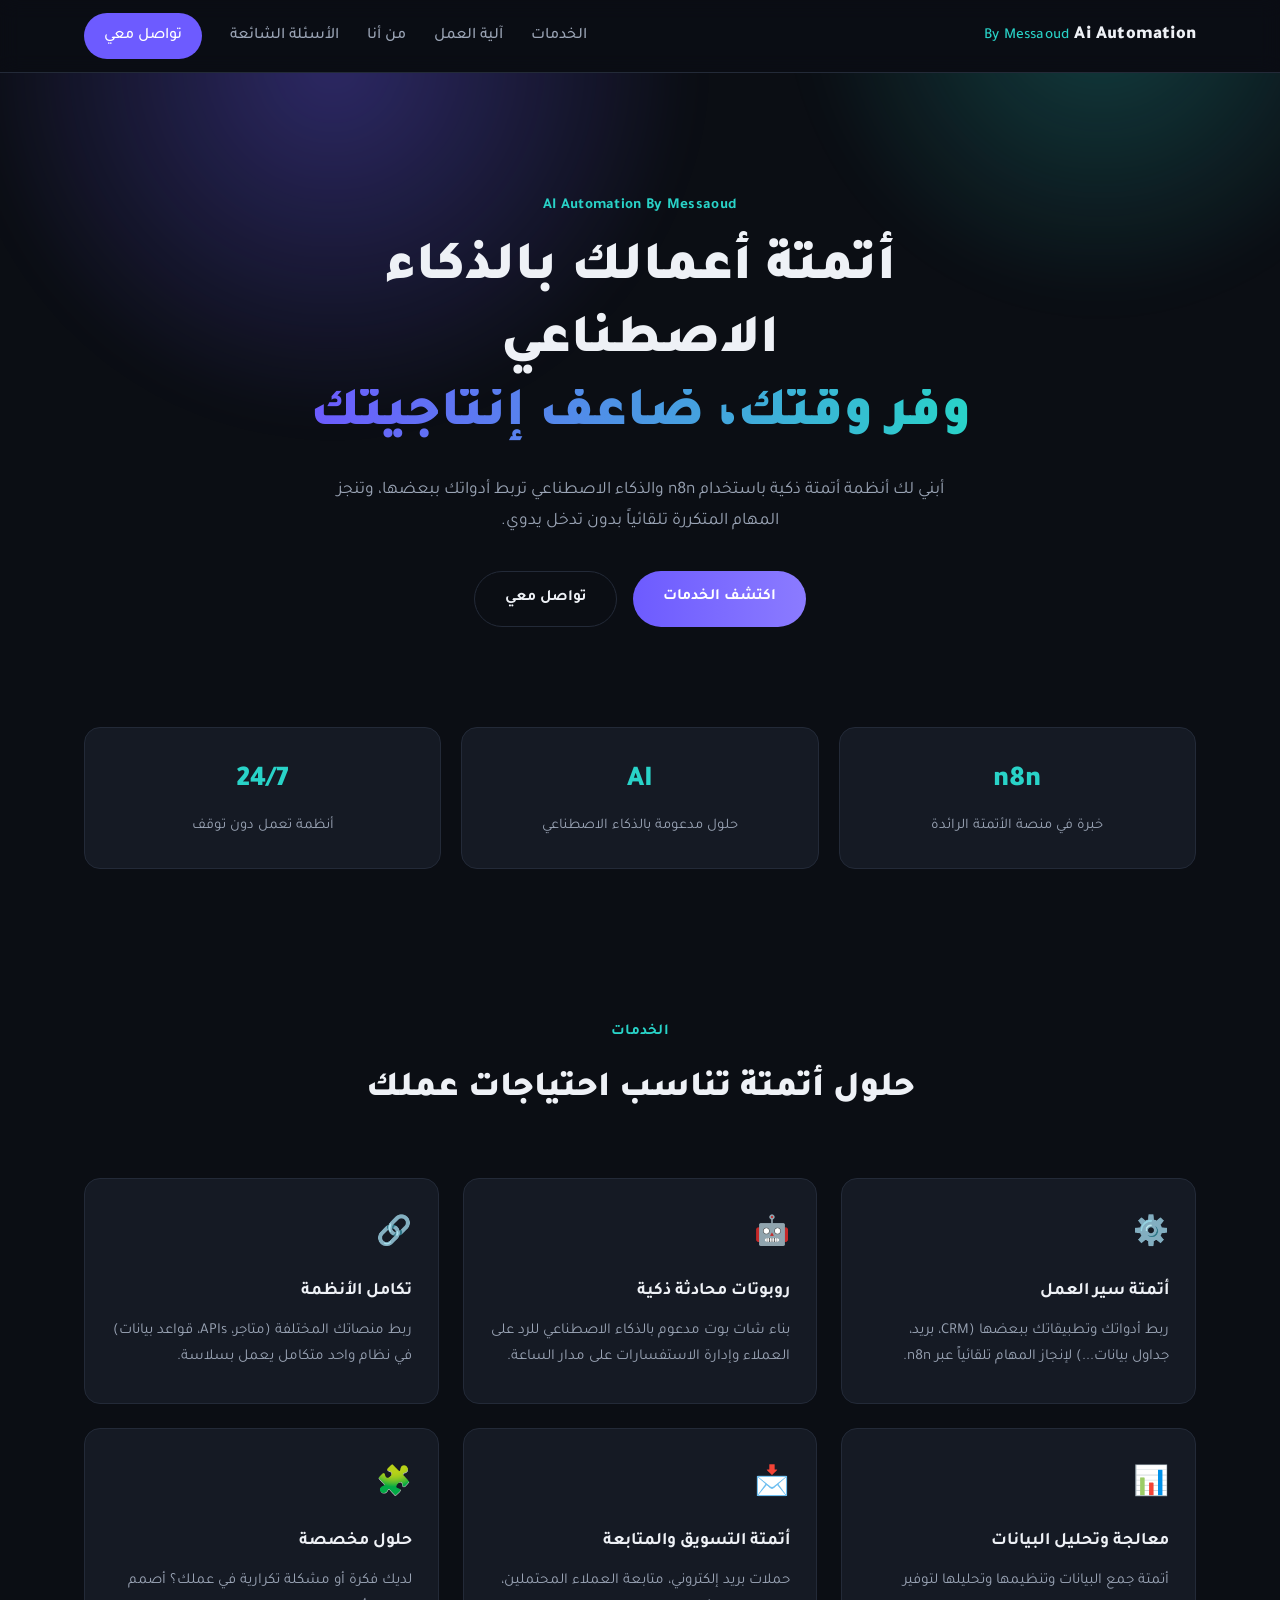
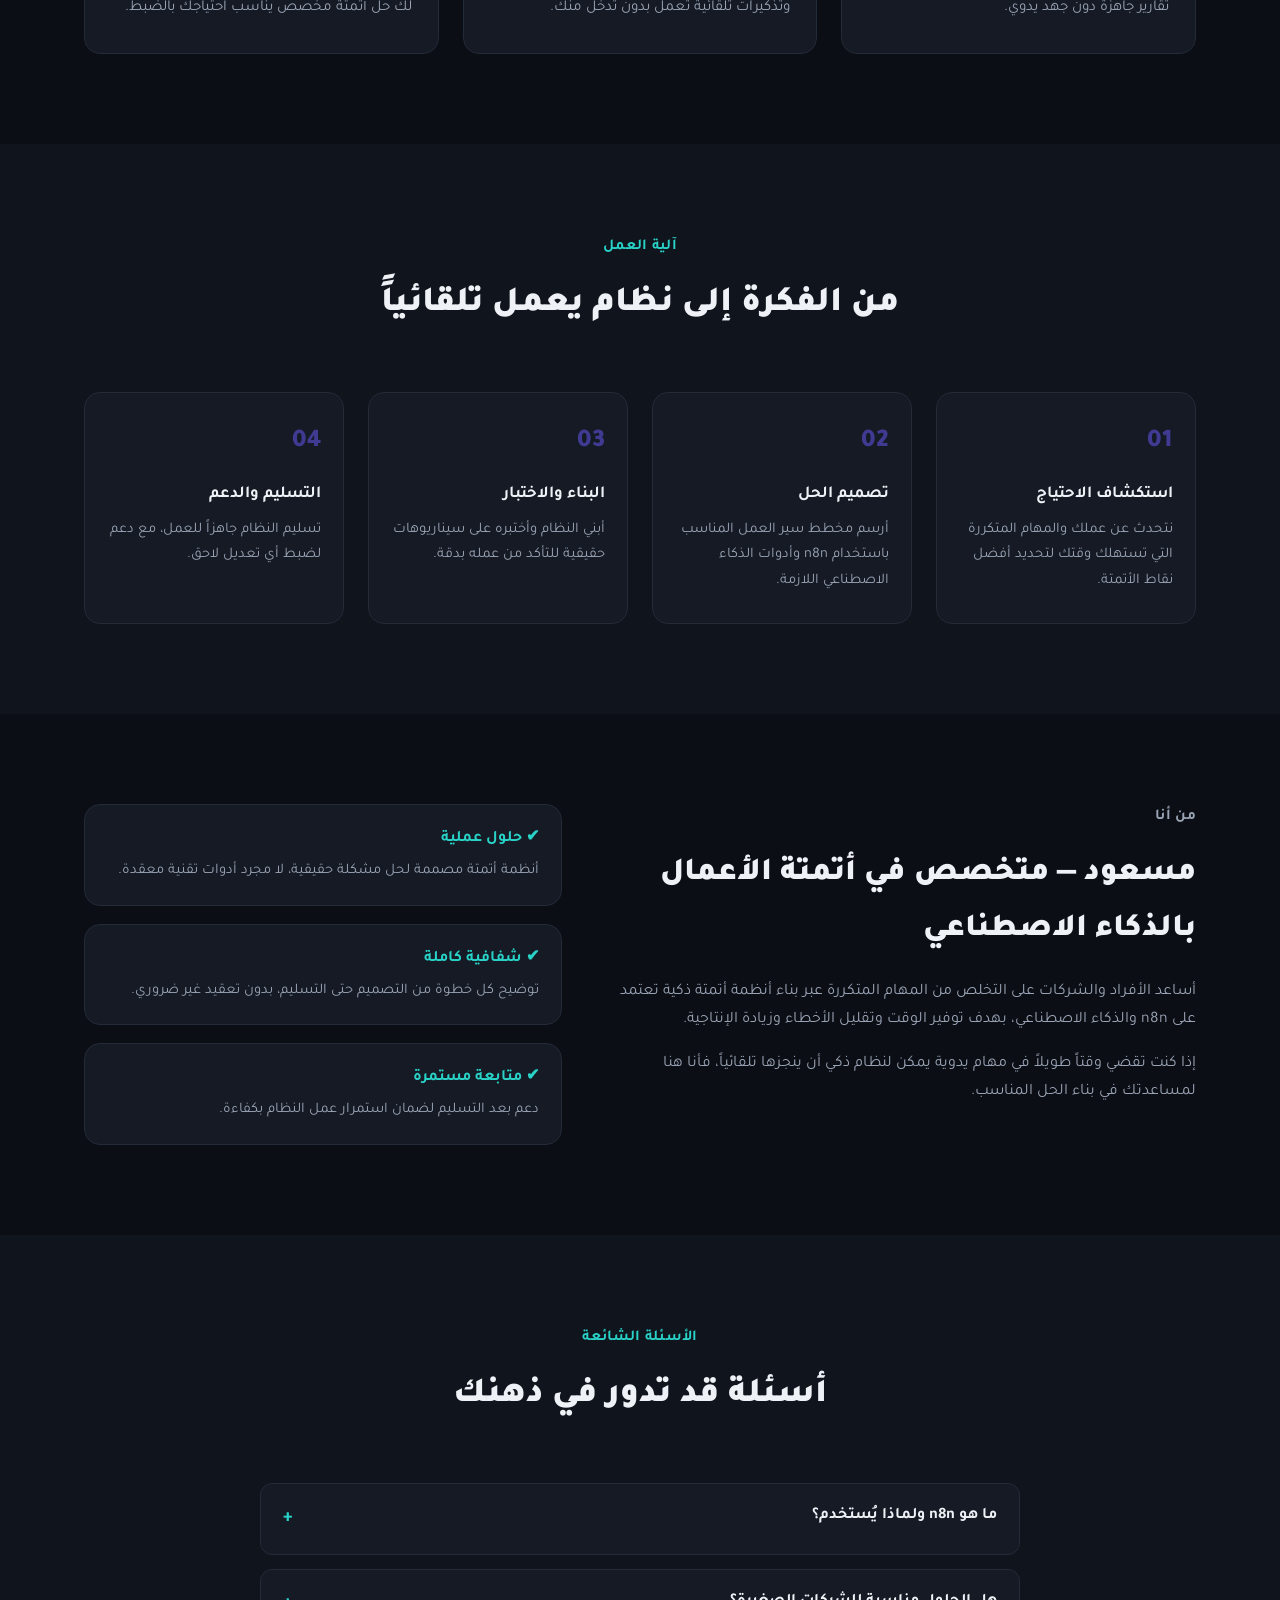
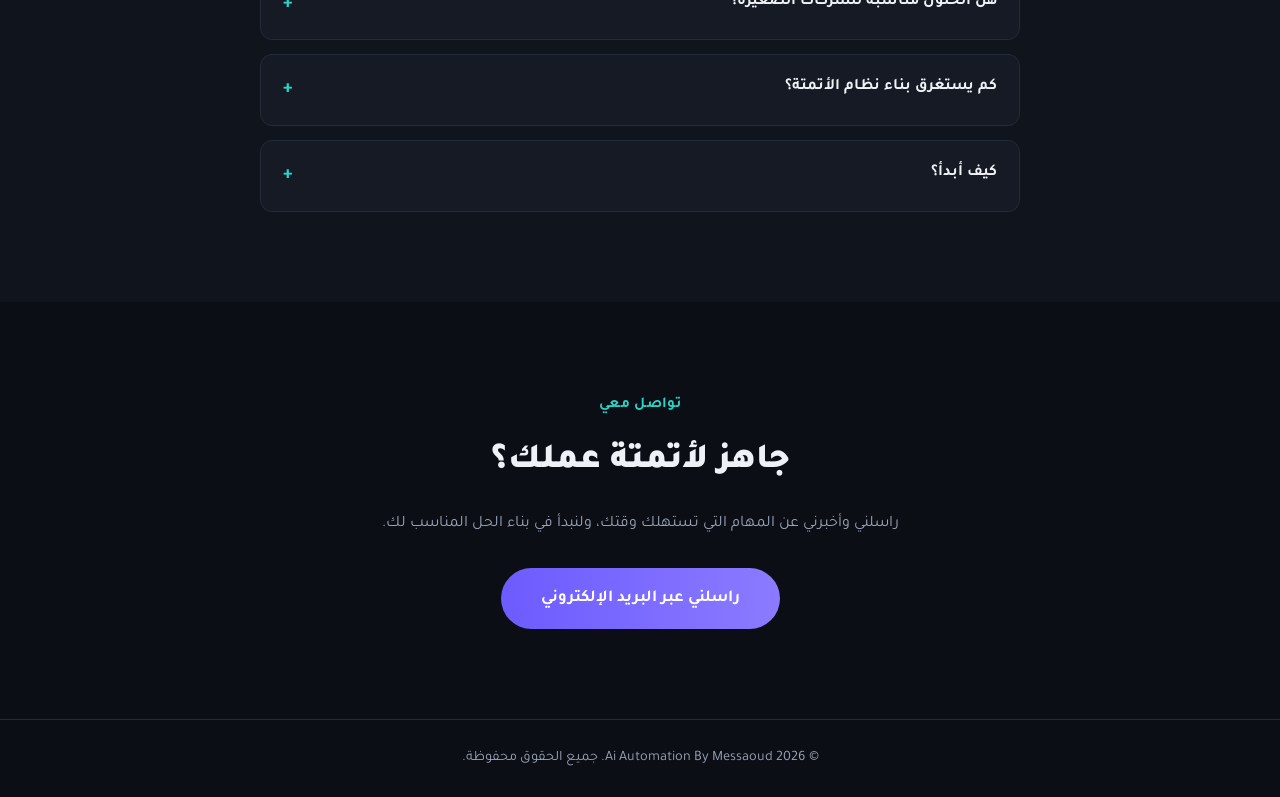
<file: index.html>
<!DOCTYPE html>
<html lang="ar" dir="rtl">
<head>
<meta charset="UTF-8">
<meta name="viewport" content="width=device-width, initial-scale=1.0">
<title>AI Automation By Messaoud | أتمتة أعمالك بالذكاء الاصطناعي</title>
<meta name="description" content="خدمات أتمتة الأعمال باستخدام الذكاء الاصطناعي و n8n — أنظمة عمل ذكية توفر وقتك وتزيد إنتاجيتك.">
<link rel="preconnect" href="https://fonts.googleapis.com">
<link rel="preconnect" href="https://fonts.gstatic.com" crossorigin>
<link href="https://fonts.googleapis.com/css2?family=Tajawal:wght@400;500;700;900&display=swap" rel="stylesheet">
<link rel="stylesheet" href="css/style.css">
</head>
<body>

<header class="site-header" id="header">
  <div class="container header-inner">
    <a href="#top" class="logo">Ai Automation <span>By Messaoud</span></a>
    <nav class="nav" id="nav">
      <a href="#services">الخدمات</a>
      <a href="#process">آلية العمل</a>
      <a href="#about">من أنا</a>
      <a href="#faq">الأسئلة الشائعة</a>
      <a href="#contact" class="nav-cta">تواصل معي</a>
    </nav>
    <button class="nav-toggle" id="navToggle" aria-label="فتح القائمة">
      <span></span><span></span><span></span>
    </button>
  </div>
</header>

<main>
  <section class="hero" id="top">
    <div class="hero-bg" aria-hidden="true"></div>
    <div class="container hero-inner">
      <p class="eyebrow">AI Automation By Messaoud</p>
      <h1>أتمتة أعمالك بالذكاء الاصطناعي<br><span class="highlight">وفّر وقتك، ضاعف إنتاجيتك</span></h1>
      <p class="hero-sub">
        أبني لك أنظمة أتمتة ذكية باستخدام n8n والذكاء الاصطناعي تربط أدواتك ببعضها،
        وتنجز المهام المتكررة تلقائياً بدون تدخل يدوي.
      </p>
      <div class="hero-actions">
        <a href="#services" class="btn btn-primary">اكتشف الخدمات</a>
        <a href="#contact" class="btn btn-outline">تواصل معي</a>
      </div>
    </div>
  </section>

  <section class="stats">
    <div class="container stats-grid">
      <div class="stat">
        <span class="stat-num">n8n</span>
        <span class="stat-label">خبرة في منصة الأتمتة الرائدة</span>
      </div>
      <div class="stat">
        <span class="stat-num">AI</span>
        <span class="stat-label">حلول مدعومة بالذكاء الاصطناعي</span>
      </div>
      <div class="stat">
        <span class="stat-num">24/7</span>
        <span class="stat-label">أنظمة تعمل دون توقف</span>
      </div>
    </div>
  </section>

  <section class="section" id="services">
    <div class="container">
      <div class="section-head">
        <p class="eyebrow">الخدمات</p>
        <h2>حلول أتمتة تناسب احتياجات عملك</h2>
      </div>
      <div class="cards">
        <div class="card">
          <div class="card-icon">⚙️</div>
          <h3>أتمتة سير العمل</h3>
          <p>ربط أدواتك وتطبيقاتك ببعضها (CRM، بريد، جداول بيانات...) لإنجاز المهام تلقائياً عبر n8n.</p>
        </div>
        <div class="card">
          <div class="card-icon">🤖</div>
          <h3>روبوتات محادثة ذكية</h3>
          <p>بناء شات بوت مدعوم بالذكاء الاصطناعي للرد على العملاء وإدارة الاستفسارات على مدار الساعة.</p>
        </div>
        <div class="card">
          <div class="card-icon">🔗</div>
          <h3>تكامل الأنظمة</h3>
          <p>ربط منصاتك المختلفة (متاجر، APIs، قواعد بيانات) في نظام واحد متكامل يعمل بسلاسة.</p>
        </div>
        <div class="card">
          <div class="card-icon">📊</div>
          <h3>معالجة وتحليل البيانات</h3>
          <p>أتمتة جمع البيانات وتنظيمها وتحليلها لتوفير تقارير جاهزة دون جهد يدوي.</p>
        </div>
        <div class="card">
          <div class="card-icon">📩</div>
          <h3>أتمتة التسويق والمتابعة</h3>
          <p>حملات بريد إلكتروني، متابعة العملاء المحتملين، وتذكيرات تلقائية تعمل بدون تدخل منك.</p>
        </div>
        <div class="card">
          <div class="card-icon">🧩</div>
          <h3>حلول مخصصة</h3>
          <p>لديك فكرة أو مشكلة تكرارية في عملك؟ أصمم لك حل أتمتة مخصص يناسب احتياجك بالضبط.</p>
        </div>
      </div>
    </div>
  </section>

  <section class="section alt" id="process">
    <div class="container">
      <div class="section-head">
        <p class="eyebrow">آلية العمل</p>
        <h2>من الفكرة إلى نظام يعمل تلقائياً</h2>
      </div>
      <div class="steps">
        <div class="step">
          <span class="step-num">01</span>
          <h3>استكشاف الاحتياج</h3>
          <p>نتحدث عن عملك والمهام المتكررة التي تستهلك وقتك لتحديد أفضل نقاط الأتمتة.</p>
        </div>
        <div class="step">
          <span class="step-num">02</span>
          <h3>تصميم الحل</h3>
          <p>أرسم مخطط سير العمل المناسب باستخدام n8n وأدوات الذكاء الاصطناعي اللازمة.</p>
        </div>
        <div class="step">
          <span class="step-num">03</span>
          <h3>البناء والاختبار</h3>
          <p>أبني النظام وأختبره على سيناريوهات حقيقية للتأكد من عمله بدقة.</p>
        </div>
        <div class="step">
          <span class="step-num">04</span>
          <h3>التسليم والدعم</h3>
          <p>تسليم النظام جاهزاً للعمل، مع دعم لضبط أي تعديل لاحق.</p>
        </div>
      </div>
    </div>
  </section>

  <section class="section about" id="about">
    <div class="container about-grid">
      <div class="about-text">
        <p class="eyebrow">من أنا</p>
        <h2>مسعود — متخصص في أتمتة الأعمال بالذكاء الاصطناعي</h2>
        <p>
          أساعد الأفراد والشركات على التخلص من المهام المتكررة عبر بناء أنظمة أتمتة ذكية
          تعتمد على n8n والذكاء الاصطناعي، بهدف توفير الوقت وتقليل الأخطاء وزيادة الإنتاجية.
        </p>
        <p>
          إذا كنت تقضي وقتاً طويلاً في مهام يدوية يمكن لنظام ذكي أن ينجزها تلقائياً،
          فأنا هنا لمساعدتك في بناء الحل المناسب.
        </p>
      </div>
      <div class="about-highlights">
        <div class="highlight-item">
          <h4>✔ حلول عملية</h4>
          <p>أنظمة أتمتة مصممة لحل مشكلة حقيقية، لا مجرد أدوات تقنية معقدة.</p>
        </div>
        <div class="highlight-item">
          <h4>✔ شفافية كاملة</h4>
          <p>توضيح كل خطوة من التصميم حتى التسليم، بدون تعقيد غير ضروري.</p>
        </div>
        <div class="highlight-item">
          <h4>✔ متابعة مستمرة</h4>
          <p>دعم بعد التسليم لضمان استمرار عمل النظام بكفاءة.</p>
        </div>
      </div>
    </div>
  </section>

  <section class="section alt" id="faq">
    <div class="container">
      <div class="section-head">
        <p class="eyebrow">الأسئلة الشائعة</p>
        <h2>أسئلة قد تدور في ذهنك</h2>
      </div>
      <div class="faq-list">
        <details class="faq-item">
          <summary>ما هو n8n ولماذا يُستخدم؟</summary>
          <p>n8n منصة أتمتة سير العمل تتيح ربط تطبيقات وأدوات مختلفة معاً لتنفيذ مهام تلقائياً دون كتابة كود معقد.</p>
        </details>
        <details class="faq-item">
          <summary>هل الحلول مناسبة للشركات الصغيرة؟</summary>
          <p>نعم، الأتمتة تصلح للأفراد وأصحاب المشاريع الصغيرة والشركات على حد سواء، وتُصمم حسب حجم واحتياج كل عميل.</p>
        </details>
        <details class="faq-item">
          <summary>كم يستغرق بناء نظام الأتمتة؟</summary>
          <p>يعتمد على تعقيد المهمة، لكن غالباً تتراوح المدة بين بضعة أيام إلى بضعة أسابيع بعد تحديد المتطلبات.</p>
        </details>
        <details class="faq-item">
          <summary>كيف أبدأ؟</summary>
          <p>تواصل معي عبر القسم أدناه ووصف احتياجك، وسنحدد معاً أفضل حل أتمتة لعملك.</p>
        </details>
      </div>
    </div>
  </section>

  <section class="section contact" id="contact">
    <div class="container contact-inner">
      <p class="eyebrow">تواصل معي</p>
      <h2>جاهز لأتمتة عملك؟</h2>
      <p class="contact-sub">راسلني وأخبرني عن المهام التي تستهلك وقتك، ولنبدأ في بناء الحل المناسب لك.</p>
      <a href="mailto:messaoudakermi@gmail.com" class="btn btn-primary btn-lg">راسلني عبر البريد الإلكتروني</a>
    </div>
  </section>
</main>

<footer class="site-footer">
  <div class="container footer-inner">
    <span>© <span id="year"></span> Ai Automation By Messaoud. جميع الحقوق محفوظة.</span>
  </div>
</footer>

<script src="js/main.js"></script>
</body>
</html>
</file>
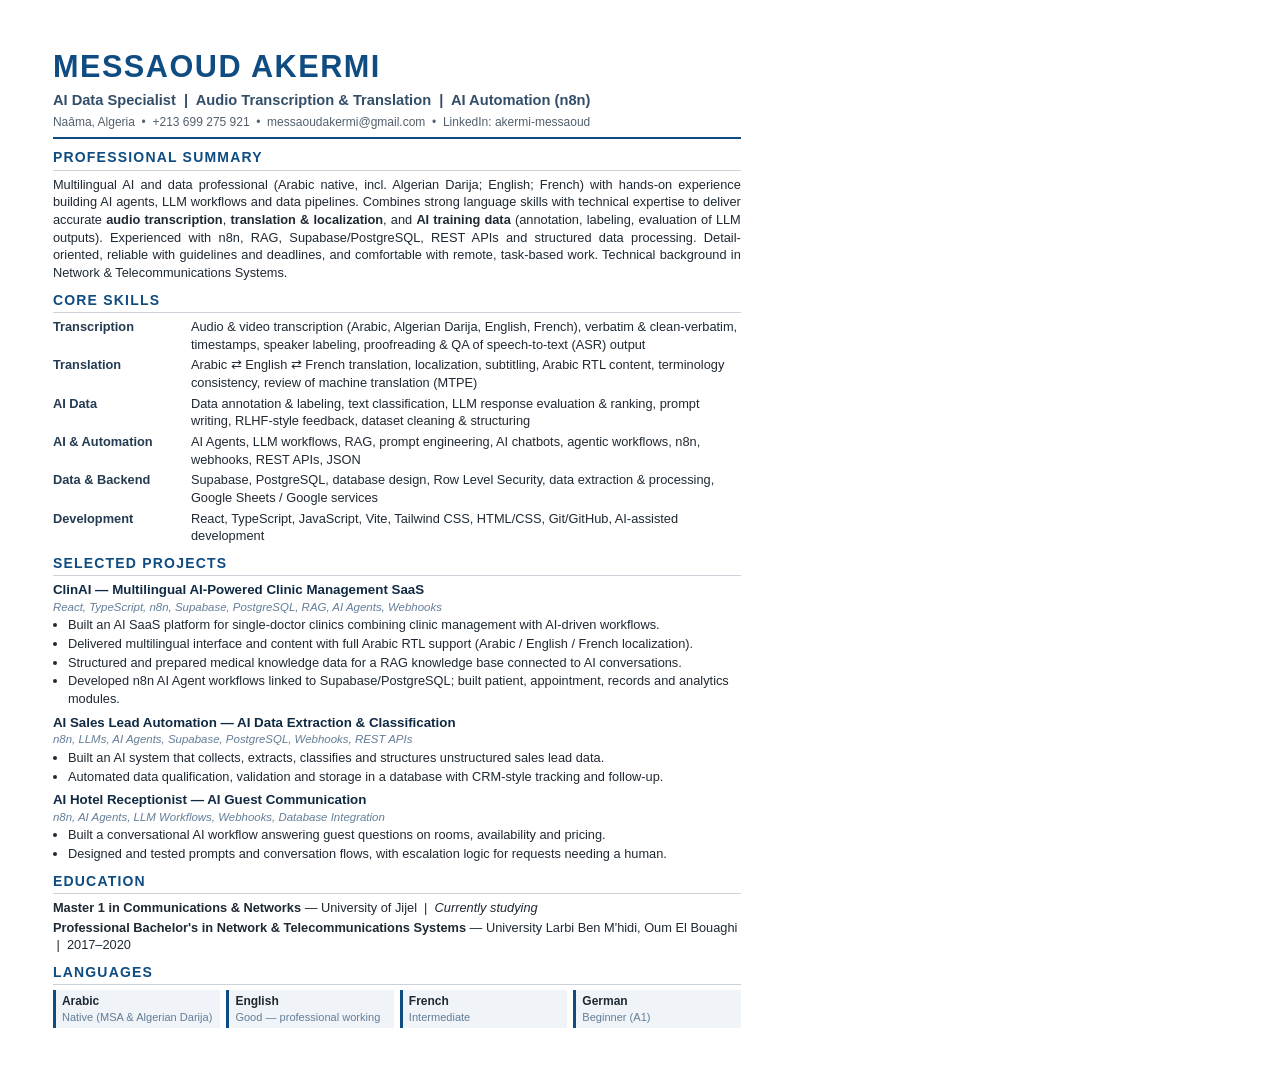
<file: cv/cv.html>
<!doctype html><html><head><meta charset="utf-8"><style>
@page{size:A4;margin:0}
*{box-sizing:border-box;margin:0;padding:0}
body{font-family:"Liberation Sans",Arial,sans-serif;color:#1f2933;font-size:9.6pt;line-height:1.38;width:210mm;padding:12mm 14mm 10mm}
header{border-bottom:2.5px solid #0f4c81;padding-bottom:7px;margin-bottom:9px}
h1{font-size:23pt;letter-spacing:1.5px;color:#0f4c81}
.title{font-size:11pt;font-weight:bold;color:#334e68;margin-top:2px}
.contact{font-size:9pt;color:#52606d;margin-top:4px}
h2{font-size:10.5pt;color:#0f4c81;text-transform:uppercase;letter-spacing:1.2px;border-bottom:1px solid #cbd2d9;padding-bottom:2px;margin:9px 0 5px}
p{text-align:justify}
.skills{display:grid;grid-template-columns:130px 1fr;row-gap:3px;column-gap:8px}
.skills b{color:#243b53}
.proj{margin-bottom:6px}
.proj .n{font-weight:bold;font-size:10pt;color:#102a43}
.proj .t{font-size:8.6pt;color:#627d98;font-style:italic;margin-bottom:1px}
ul{margin-left:15px}li{margin-bottom:1px}
.lang{display:grid;grid-template-columns:repeat(4,1fr);gap:6px}
.lang div{background:#f0f4f8;border-left:3px solid #0f4c81;padding:3px 6px;font-size:9pt}
.lang span{display:block;color:#627d98;font-size:8.3pt}
.edu div{margin-bottom:2px}
</style></head><body>
<header>
<h1>MESSAOUD AKERMI</h1>
<div class="title">AI Data Specialist &nbsp;|&nbsp; Audio Transcription &amp; Translation &nbsp;|&nbsp; AI Automation (n8n)</div>
<div class="contact">Naâma, Algeria &nbsp;•&nbsp; +213 699 275 921 &nbsp;•&nbsp; messaoudakermi@gmail.com &nbsp;•&nbsp; LinkedIn: akermi-messaoud</div>
</header>

<h2>Professional Summary</h2>
<p>Multilingual AI and data professional (Arabic native, incl. Algerian Darija; English; French) with hands-on experience building AI agents, LLM workflows and data pipelines. Combines strong language skills with technical expertise to deliver accurate <b>audio transcription</b>, <b>translation &amp; localization</b>, and <b>AI training data</b> (annotation, labeling, evaluation of LLM outputs). Experienced with n8n, RAG, Supabase/PostgreSQL, REST APIs and structured data processing. Detail-oriented, reliable with guidelines and deadlines, and comfortable with remote, task-based work. Technical background in Network &amp; Telecommunications Systems.</p>

<h2>Core Skills</h2>
<div class="skills">
<b>Transcription</b><span>Audio &amp; video transcription (Arabic, Algerian Darija, English, French), verbatim &amp; clean-verbatim, timestamps, speaker labeling, proofreading &amp; QA of speech-to-text (ASR) output</span>
<b>Translation</b><span>Arabic ⇄ English ⇄ French translation, localization, subtitling, Arabic RTL content, terminology consistency, review of machine translation (MTPE)</span>
<b>AI Data</b><span>Data annotation &amp; labeling, text classification, LLM response evaluation &amp; ranking, prompt writing, RLHF-style feedback, dataset cleaning &amp; structuring</span>
<b>AI &amp; Automation</b><span>AI Agents, LLM workflows, RAG, prompt engineering, AI chatbots, agentic workflows, n8n, webhooks, REST APIs, JSON</span>
<b>Data &amp; Backend</b><span>Supabase, PostgreSQL, database design, Row Level Security, data extraction &amp; processing, Google Sheets / Google services</span>
<b>Development</b><span>React, TypeScript, JavaScript, Vite, Tailwind CSS, HTML/CSS, Git/GitHub, AI-assisted development</span>
</div>

<h2>Selected Projects</h2>
<div class="proj"><div class="n">ClinAI — Multilingual AI-Powered Clinic Management SaaS</div>
<div class="t">React, TypeScript, n8n, Supabase, PostgreSQL, RAG, AI Agents, Webhooks</div>
<ul><li>Built an AI SaaS platform for single-doctor clinics combining clinic management with AI-driven workflows.</li>
<li>Delivered multilingual interface and content with full Arabic RTL support (Arabic / English / French localization).</li>
<li>Structured and prepared medical knowledge data for a RAG knowledge base connected to AI conversations.</li>
<li>Developed n8n AI Agent workflows linked to Supabase/PostgreSQL; built patient, appointment, records and analytics modules.</li></ul></div>

<div class="proj"><div class="n">AI Sales Lead Automation — AI Data Extraction &amp; Classification</div>
<div class="t">n8n, LLMs, AI Agents, Supabase, PostgreSQL, Webhooks, REST APIs</div>
<ul><li>Built an AI system that collects, extracts, classifies and structures unstructured sales lead data.</li>
<li>Automated data qualification, validation and storage in a database with CRM-style tracking and follow-up.</li></ul></div>

<div class="proj"><div class="n">AI Hotel Receptionist — AI Guest Communication</div>
<div class="t">n8n, AI Agents, LLM Workflows, Webhooks, Database Integration</div>
<ul><li>Built a conversational AI workflow answering guest questions on rooms, availability and pricing.</li>
<li>Designed and tested prompts and conversation flows, with escalation logic for requests needing a human.</li></ul></div>

<h2>Education</h2>
<div class="edu">
<div><b>Master 1 in Communications &amp; Networks</b> — University of Jijel &nbsp;|&nbsp; <i>Currently studying</i></div>
<div><b>Professional Bachelor's in Network &amp; Telecommunications Systems</b> — University Larbi Ben M'hidi, Oum El Bouaghi &nbsp;|&nbsp; 2017–2020</div>
</div>

<h2>Languages</h2>
<div class="lang">
<div><b>Arabic</b><span>Native (MSA &amp; Algerian Darija)</span></div>
<div><b>English</b><span>Good — professional working</span></div>
<div><b>French</b><span>Intermediate</span></div>
<div><b>German</b><span>Beginner (A1)</span></div>
</div>
</body></html>
</file>
<file: css/style.css>
:root {
  --bg: #0b0e14;
  --bg-alt: #10141d;
  --surface: #151a24;
  --border: #232a38;
  --text: #eef1f6;
  --text-muted: #9aa4b5;
  --primary: #6d5bff;
  --primary-2: #29d3c8;
  --radius: 16px;
  --max-width: 1160px;
}

* { box-sizing: border-box; margin: 0; padding: 0; }

html { scroll-behavior: smooth; }

body {
  font-family: 'Tajawal', 'Segoe UI', sans-serif;
  background: var(--bg);
  color: var(--text);
  line-height: 1.75;
  -webkit-font-smoothing: antialiased;
}

.container {
  max-width: var(--max-width);
  margin: 0 auto;
  padding: 0 24px;
}

a { color: inherit; text-decoration: none; }

img { max-width: 100%; display: block; }

/* Header */
.site-header {
  position: sticky;
  top: 0;
  z-index: 100;
  background: rgba(11, 14, 20, 0.85);
  backdrop-filter: blur(10px);
  border-bottom: 1px solid var(--border);
}

.header-inner {
  display: flex;
  align-items: center;
  justify-content: space-between;
  height: 72px;
}

.logo {
  font-weight: 900;
  font-size: 1.15rem;
  letter-spacing: 0.2px;
}

.logo span {
  color: var(--primary-2);
  font-weight: 500;
  font-size: 0.95rem;
  display: inline-block;
}

.nav {
  display: flex;
  align-items: center;
  gap: 28px;
}

.nav a {
  color: var(--text-muted);
  font-weight: 500;
  transition: color 0.2s ease;
}

.nav a:hover { color: var(--text); }

.nav-cta {
  background: var(--primary);
  color: #fff !important;
  padding: 9px 20px;
  border-radius: 999px;
  transition: opacity 0.2s ease;
}

.nav-cta:hover { opacity: 0.9; }

.nav-toggle {
  display: none;
  flex-direction: column;
  gap: 5px;
  background: none;
  border: none;
  cursor: pointer;
  padding: 6px;
}

.nav-toggle span {
  width: 24px;
  height: 2px;
  background: var(--text);
  border-radius: 2px;
}

/* Hero */
.hero {
  position: relative;
  padding: 120px 0 90px;
  overflow: hidden;
}

.hero-bg {
  position: absolute;
  inset: -20% -10% auto -10%;
  height: 600px;
  background: radial-gradient(600px circle at 30% 20%, rgba(109, 91, 255, 0.35), transparent 60%),
              radial-gradient(500px circle at 80% 10%, rgba(41, 211, 200, 0.25), transparent 60%);
  filter: blur(20px);
  z-index: 0;
}

.hero-inner {
  position: relative;
  z-index: 1;
  text-align: center;
  max-width: 780px;
}

.eyebrow {
  color: var(--primary-2);
  font-weight: 700;
  font-size: 0.95rem;
  margin-bottom: 14px;
  letter-spacing: 0.3px;
}

.hero h1 {
  font-size: clamp(2rem, 4.5vw, 3.4rem);
  font-weight: 900;
  line-height: 1.35;
  margin-bottom: 22px;
}

.hero h1 .highlight {
  background: linear-gradient(90deg, var(--primary), var(--primary-2));
  -webkit-background-clip: text;
  background-clip: text;
  color: transparent;
}

.hero-sub {
  color: var(--text-muted);
  font-size: 1.1rem;
  max-width: 640px;
  margin: 0 auto 34px;
}

.hero-actions {
  display: flex;
  justify-content: center;
  gap: 16px;
  flex-wrap: wrap;
}

/* Buttons */
.btn {
  display: inline-block;
  padding: 13px 30px;
  border-radius: 999px;
  font-weight: 700;
  font-size: 0.98rem;
  transition: transform 0.2s ease, opacity 0.2s ease;
}

.btn:hover { transform: translateY(-2px); }

.btn-primary {
  background: linear-gradient(90deg, var(--primary), #8b7bff);
  color: #fff;
}

.btn-outline {
  border: 1px solid var(--border);
  color: var(--text);
}

.btn-outline:hover { border-color: var(--primary-2); }

.btn-lg { padding: 16px 40px; font-size: 1.05rem; }

/* Stats */
.stats { padding: 10px 0 60px; }

.stats-grid {
  display: grid;
  grid-template-columns: repeat(3, 1fr);
  gap: 20px;
}

.stat {
  background: var(--surface);
  border: 1px solid var(--border);
  border-radius: var(--radius);
  padding: 28px 20px;
  text-align: center;
}

.stat-num {
  display: block;
  font-size: 1.8rem;
  font-weight: 900;
  color: var(--primary-2);
  margin-bottom: 6px;
}

.stat-label {
  color: var(--text-muted);
  font-size: 0.92rem;
}

/* Sections */
.section { padding: 90px 0; }

.section.alt { background: var(--bg-alt); }

.section-head {
  text-align: center;
  max-width: 640px;
  margin: 0 auto 56px;
}

.section-head h2 {
  font-size: clamp(1.6rem, 3vw, 2.2rem);
  font-weight: 900;
}

/* Cards */
.cards {
  display: grid;
  grid-template-columns: repeat(3, 1fr);
  gap: 24px;
}

.card {
  background: var(--surface);
  border: 1px solid var(--border);
  border-radius: var(--radius);
  padding: 32px 26px;
  transition: transform 0.25s ease, border-color 0.25s ease;
}

.card:hover {
  transform: translateY(-4px);
  border-color: var(--primary);
}

.card-icon { font-size: 1.8rem; margin-bottom: 16px; }

.card h3 { font-size: 1.1rem; margin-bottom: 10px; font-weight: 700; }

.card p { color: var(--text-muted); font-size: 0.95rem; }

/* Steps */
.steps {
  display: grid;
  grid-template-columns: repeat(4, 1fr);
  gap: 24px;
}

.step {
  background: var(--surface);
  border: 1px solid var(--border);
  border-radius: var(--radius);
  padding: 28px 22px;
  position: relative;
}

.step-num {
  display: block;
  font-size: 1.6rem;
  font-weight: 900;
  color: var(--primary);
  opacity: 0.5;
  margin-bottom: 14px;
}

.step h3 { font-size: 1.05rem; margin-bottom: 8px; font-weight: 700; }

.step p { color: var(--text-muted); font-size: 0.92rem; }

/* About */
.about-grid {
  display: grid;
  grid-template-columns: 1.1fr 0.9fr;
  gap: 50px;
  align-items: start;
}

.about-text h2 {
  font-size: clamp(1.5rem, 3vw, 2rem);
  font-weight: 900;
  margin: 10px 0 20px;
}

.about-text p {
  color: var(--text-muted);
  margin-bottom: 16px;
}

.about-highlights {
  display: flex;
  flex-direction: column;
  gap: 18px;
}

.highlight-item {
  background: var(--surface);
  border: 1px solid var(--border);
  border-radius: var(--radius);
  padding: 20px 22px;
}

.highlight-item h4 { margin-bottom: 6px; color: var(--primary-2); }

.highlight-item p { color: var(--text-muted); font-size: 0.92rem; }

/* FAQ */
.faq-list {
  max-width: 760px;
  margin: 0 auto;
  display: flex;
  flex-direction: column;
  gap: 14px;
}

.faq-item {
  background: var(--surface);
  border: 1px solid var(--border);
  border-radius: 12px;
  padding: 18px 22px;
}

.faq-item summary {
  cursor: pointer;
  font-weight: 700;
  list-style: none;
}

.faq-item summary::-webkit-details-marker { display: none; }

.faq-item summary::after {
  content: '+';
  float: left;
  color: var(--primary-2);
  font-size: 1.2rem;
}

.faq-item[open] summary::after { content: '−'; }

.faq-item p {
  color: var(--text-muted);
  margin-top: 12px;
  font-size: 0.95rem;
}

/* Contact */
.contact-inner {
  text-align: center;
  max-width: 620px;
}

.contact-inner h2 {
  font-size: clamp(1.6rem, 3vw, 2.2rem);
  font-weight: 900;
  margin-bottom: 16px;
}

.contact-sub {
  color: var(--text-muted);
  margin-bottom: 30px;
}

/* Footer */
.site-footer {
  border-top: 1px solid var(--border);
  padding: 26px 0;
}

.footer-inner {
  text-align: center;
  color: var(--text-muted);
  font-size: 0.9rem;
}

/* Responsive */
@media (max-width: 900px) {
  .cards { grid-template-columns: repeat(2, 1fr); }
  .steps { grid-template-columns: repeat(2, 1fr); }
  .about-grid { grid-template-columns: 1fr; }
}

@media (max-width: 720px) {
  .nav {
    position: fixed;
    inset: 72px 0 auto 0;
    background: var(--bg);
    border-bottom: 1px solid var(--border);
    flex-direction: column;
    align-items: flex-start;
    padding: 20px 24px 28px;
    gap: 18px;
    transform: translateY(-120%);
    transition: transform 0.3s ease;
  }
  .nav.open { transform: translateY(0); }
  .nav-toggle { display: flex; }
  .stats-grid { grid-template-columns: 1fr; }
  .cards { grid-template-columns: 1fr; }
  .steps { grid-template-columns: 1fr; }
}
</file>
